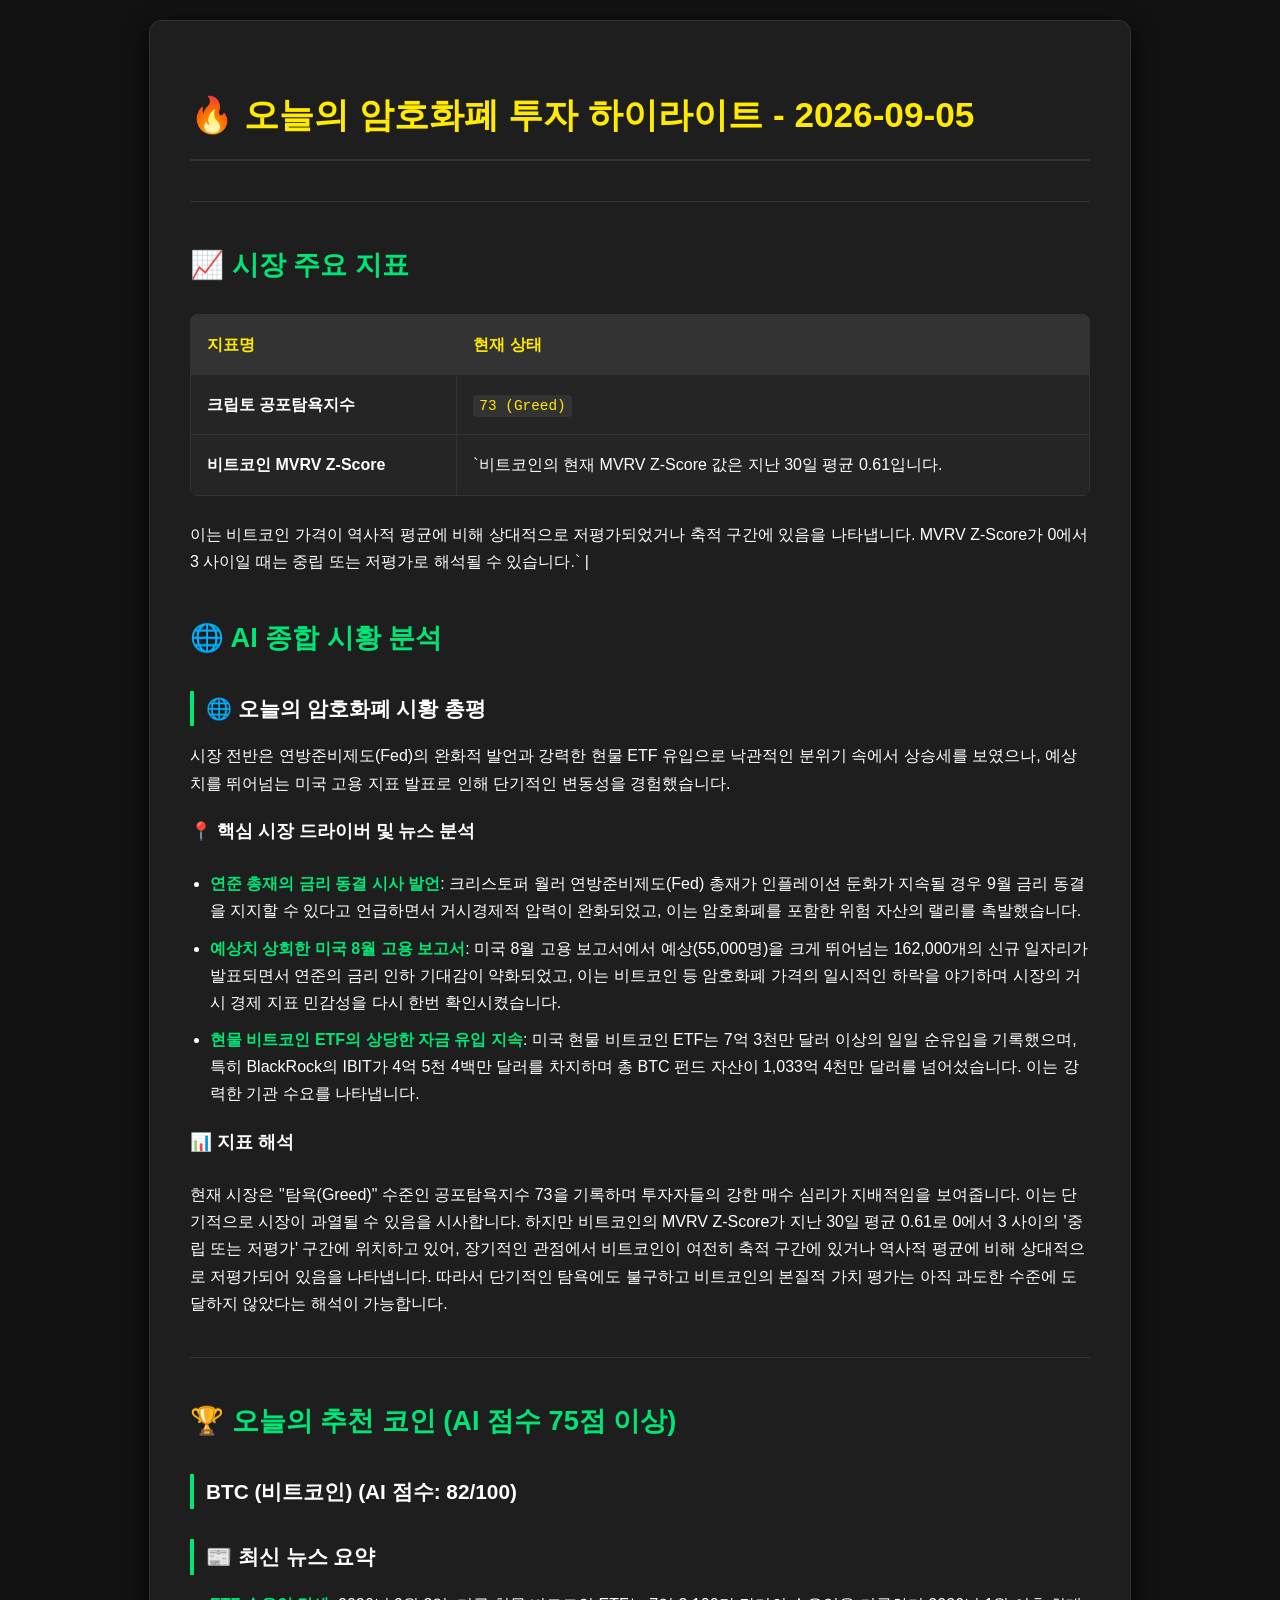
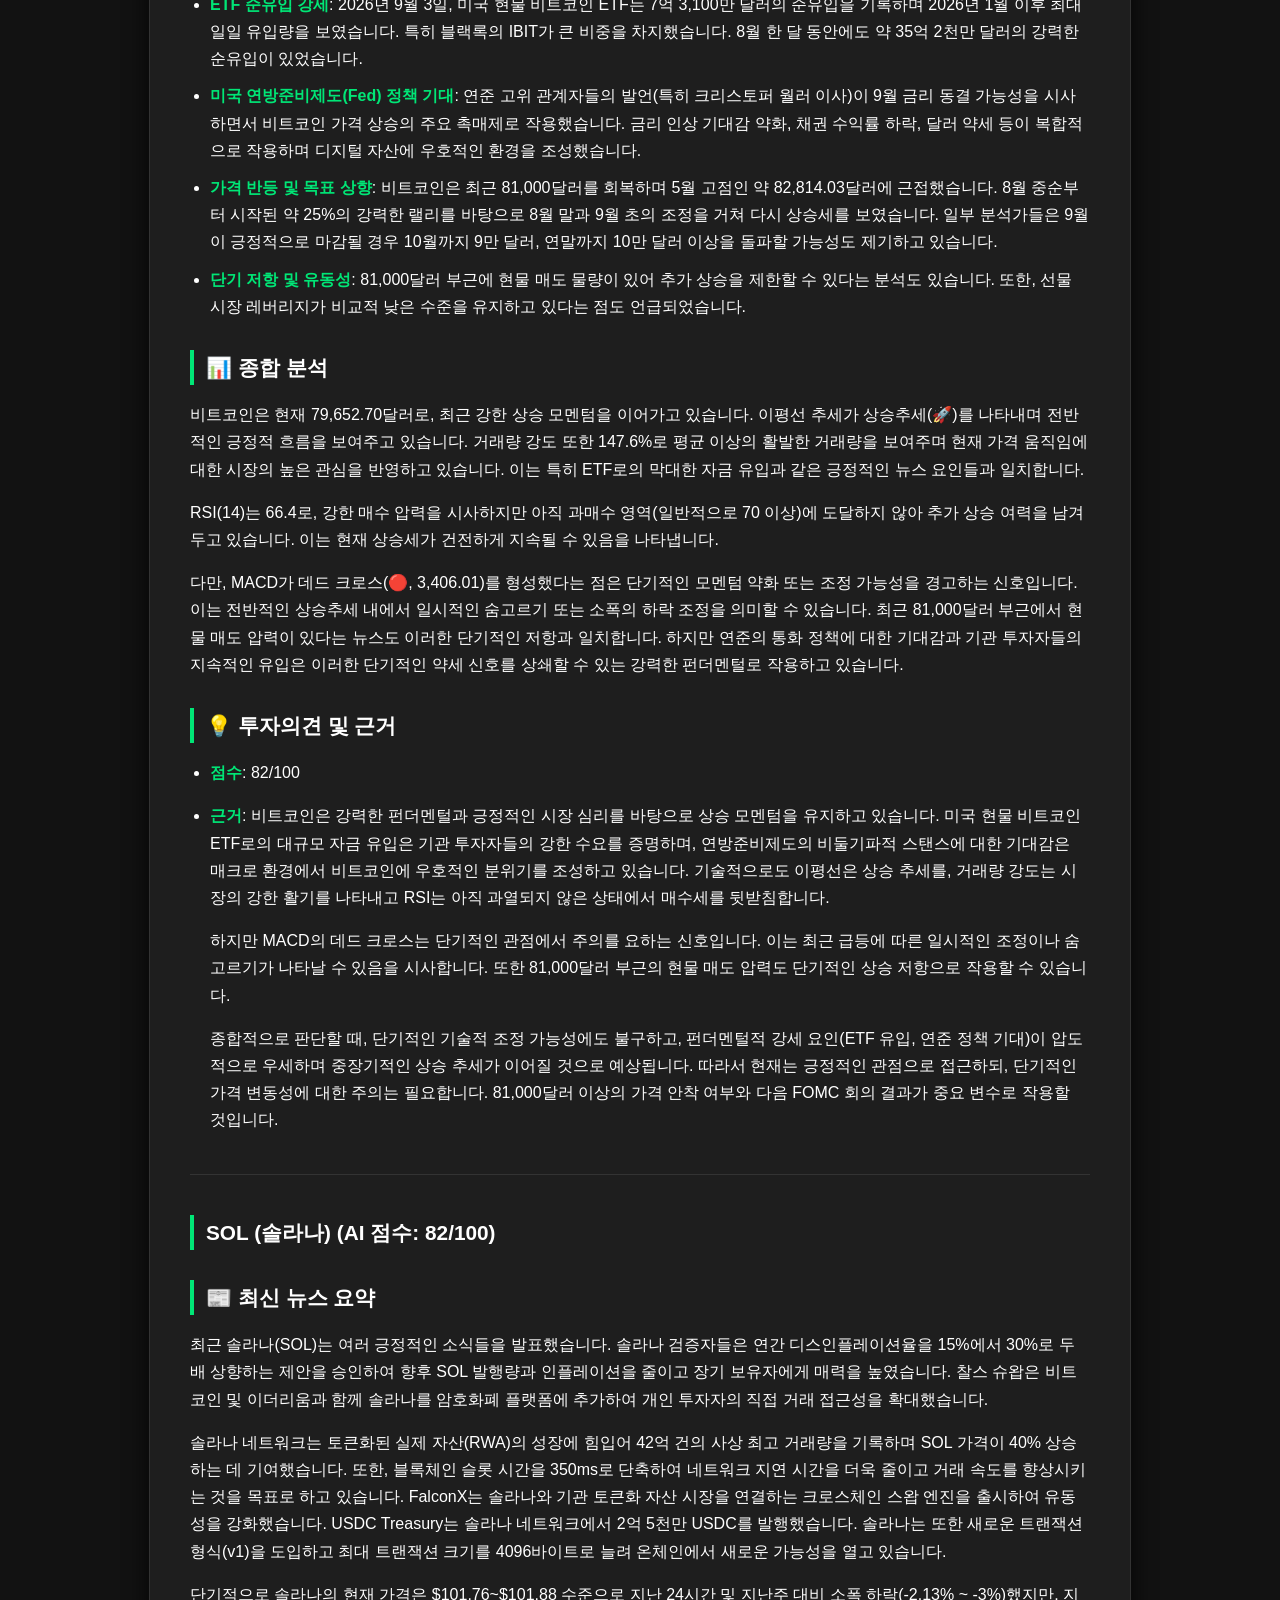
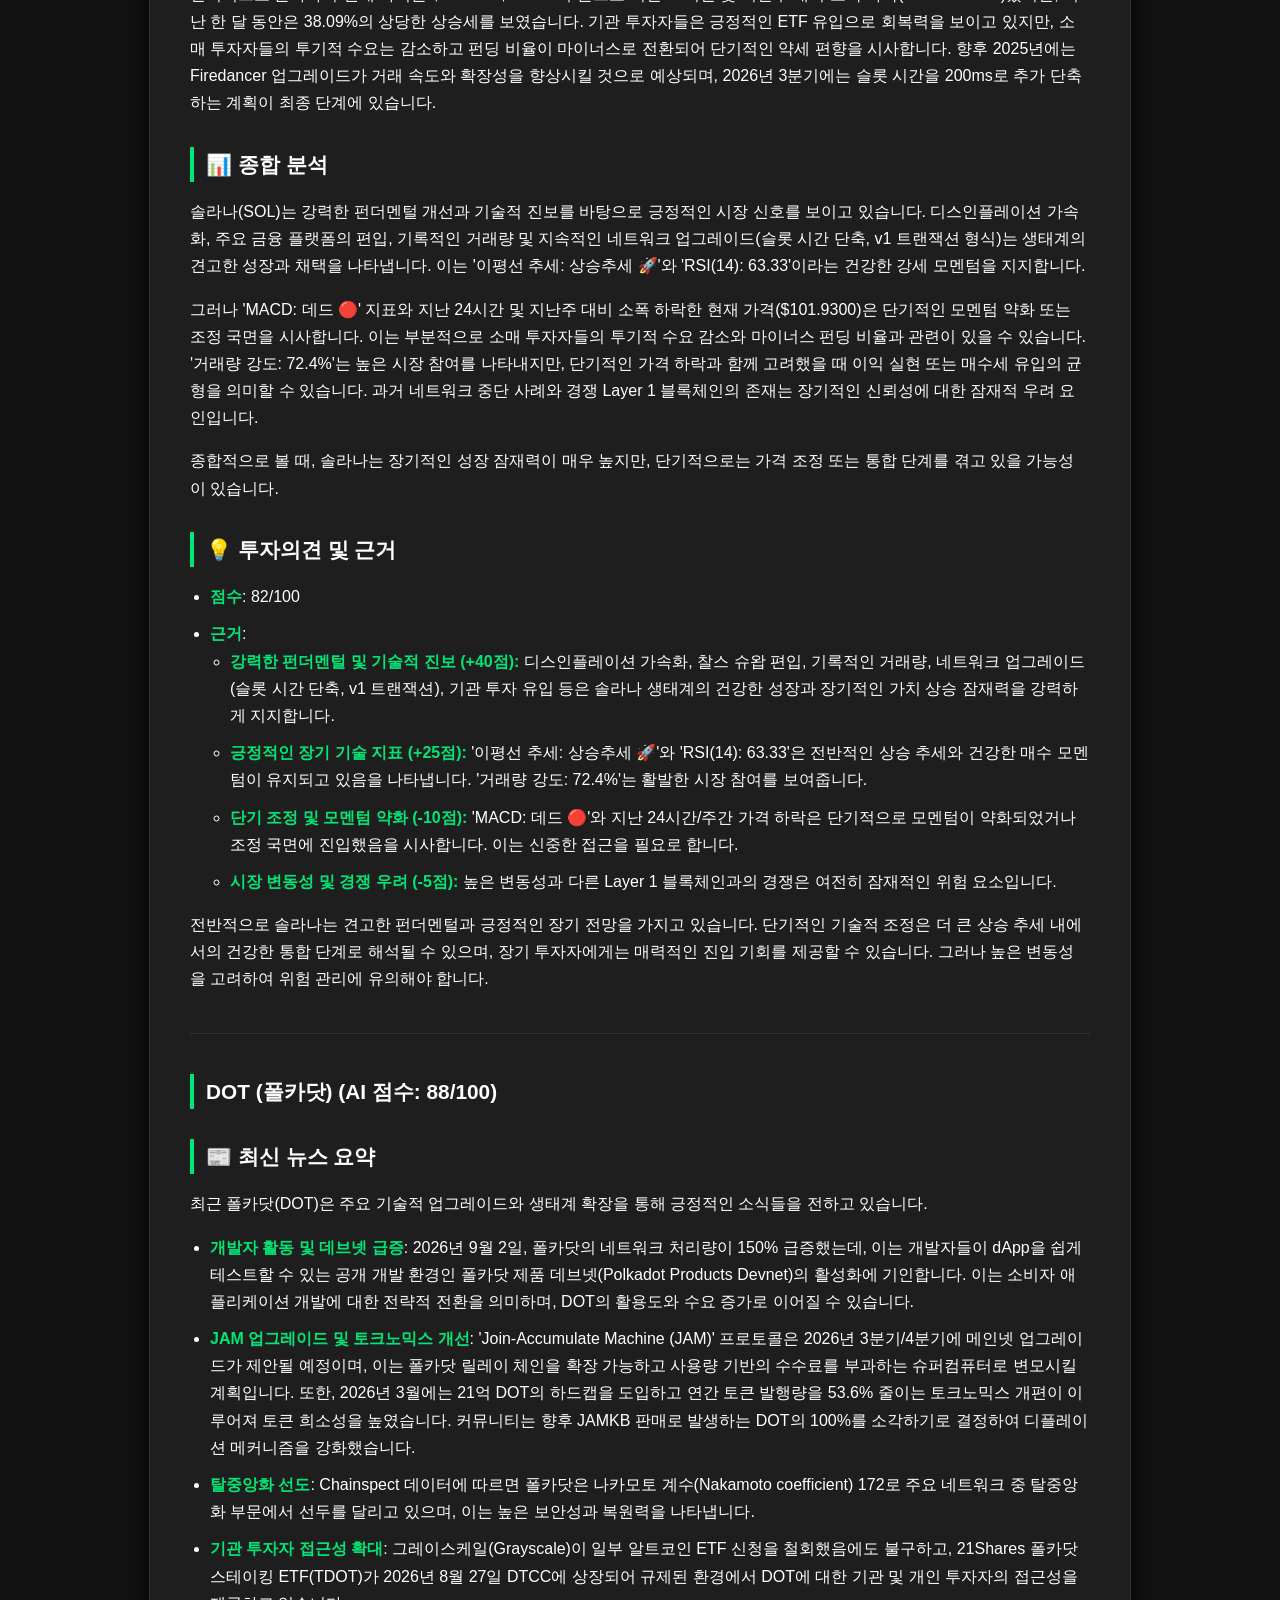
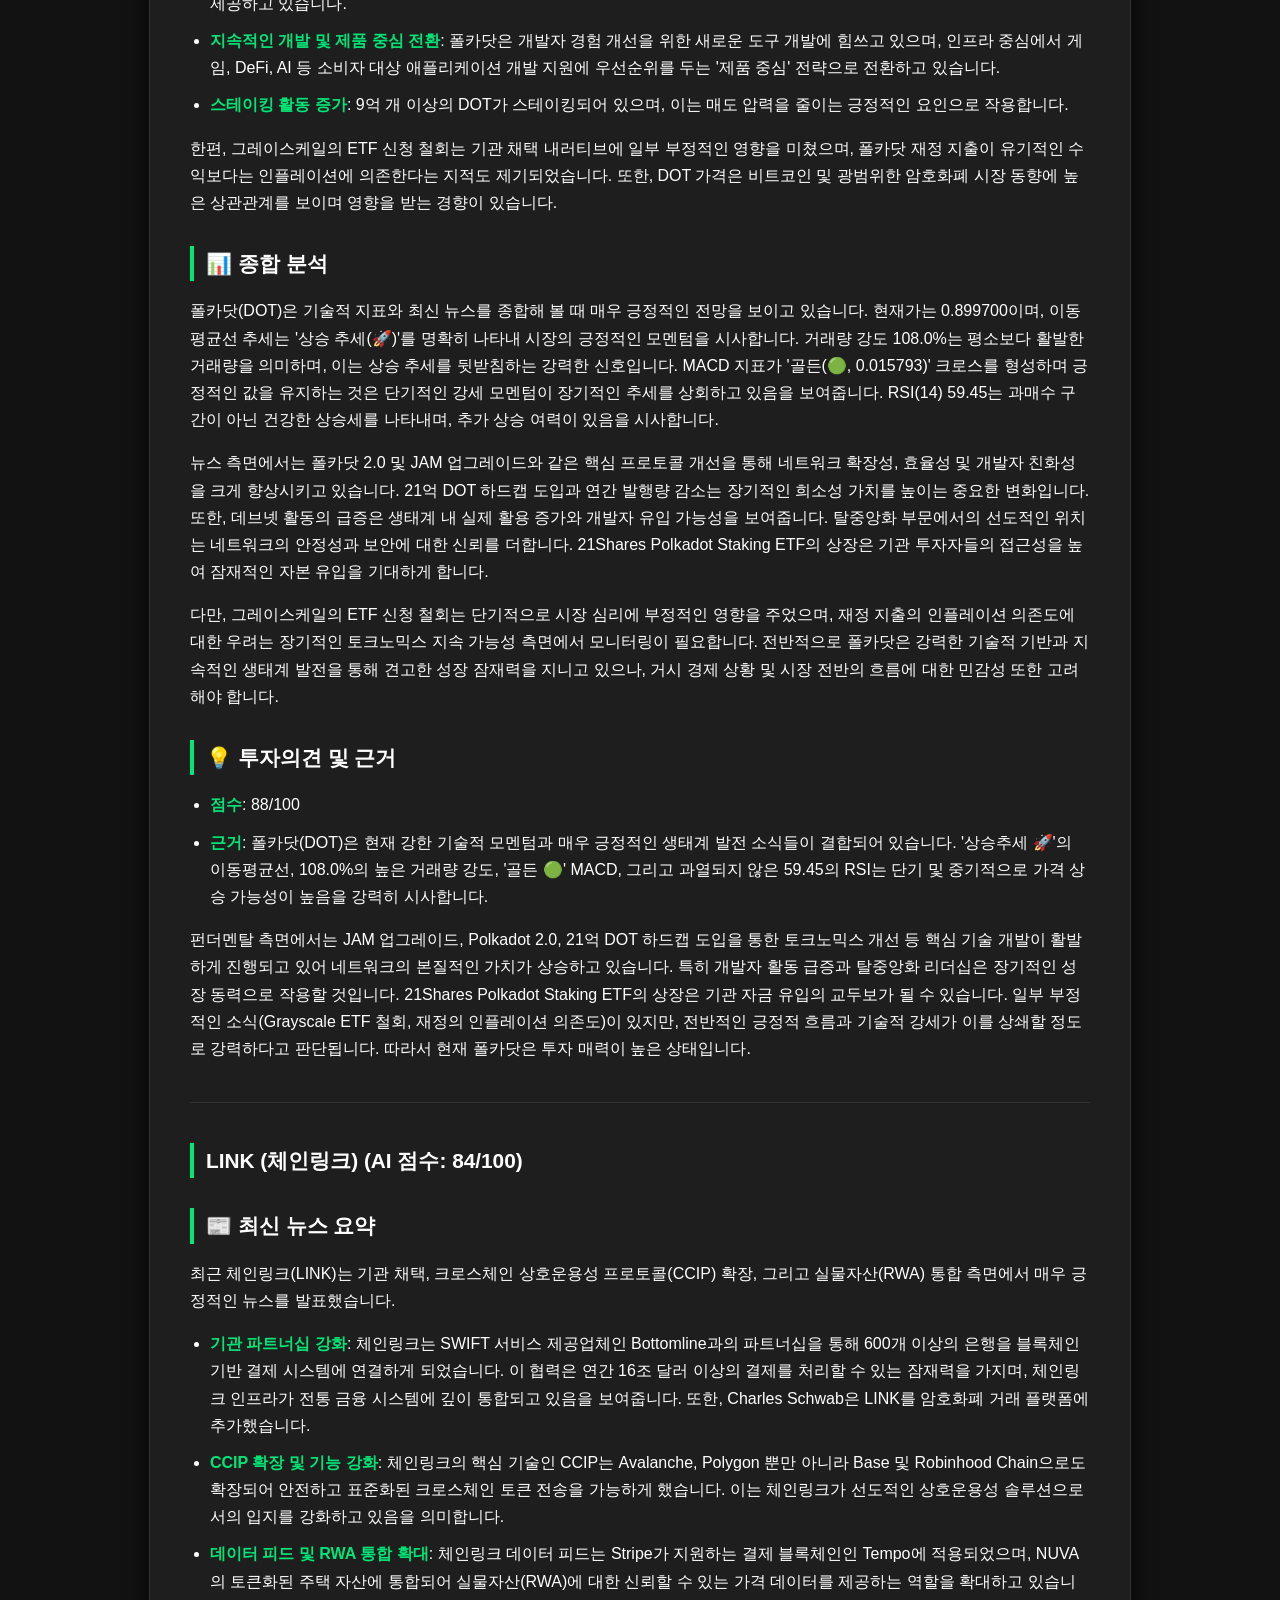
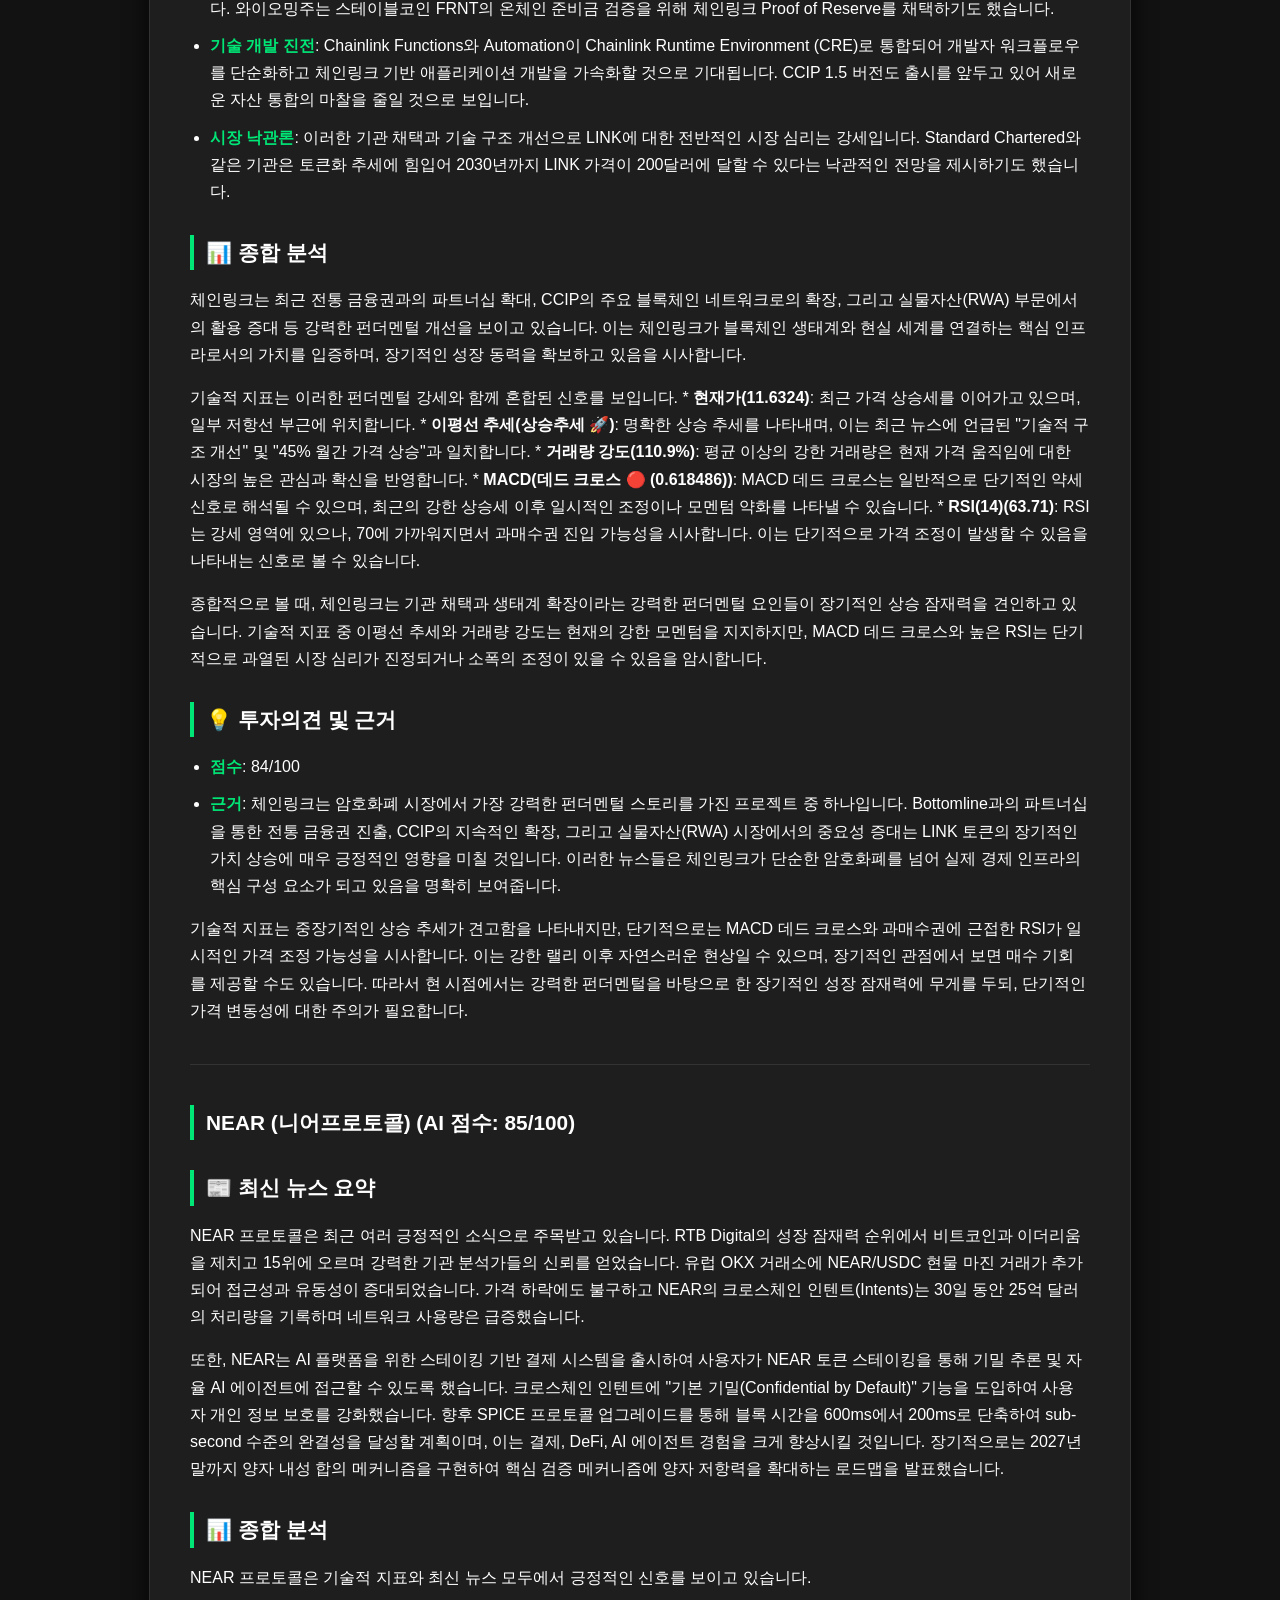
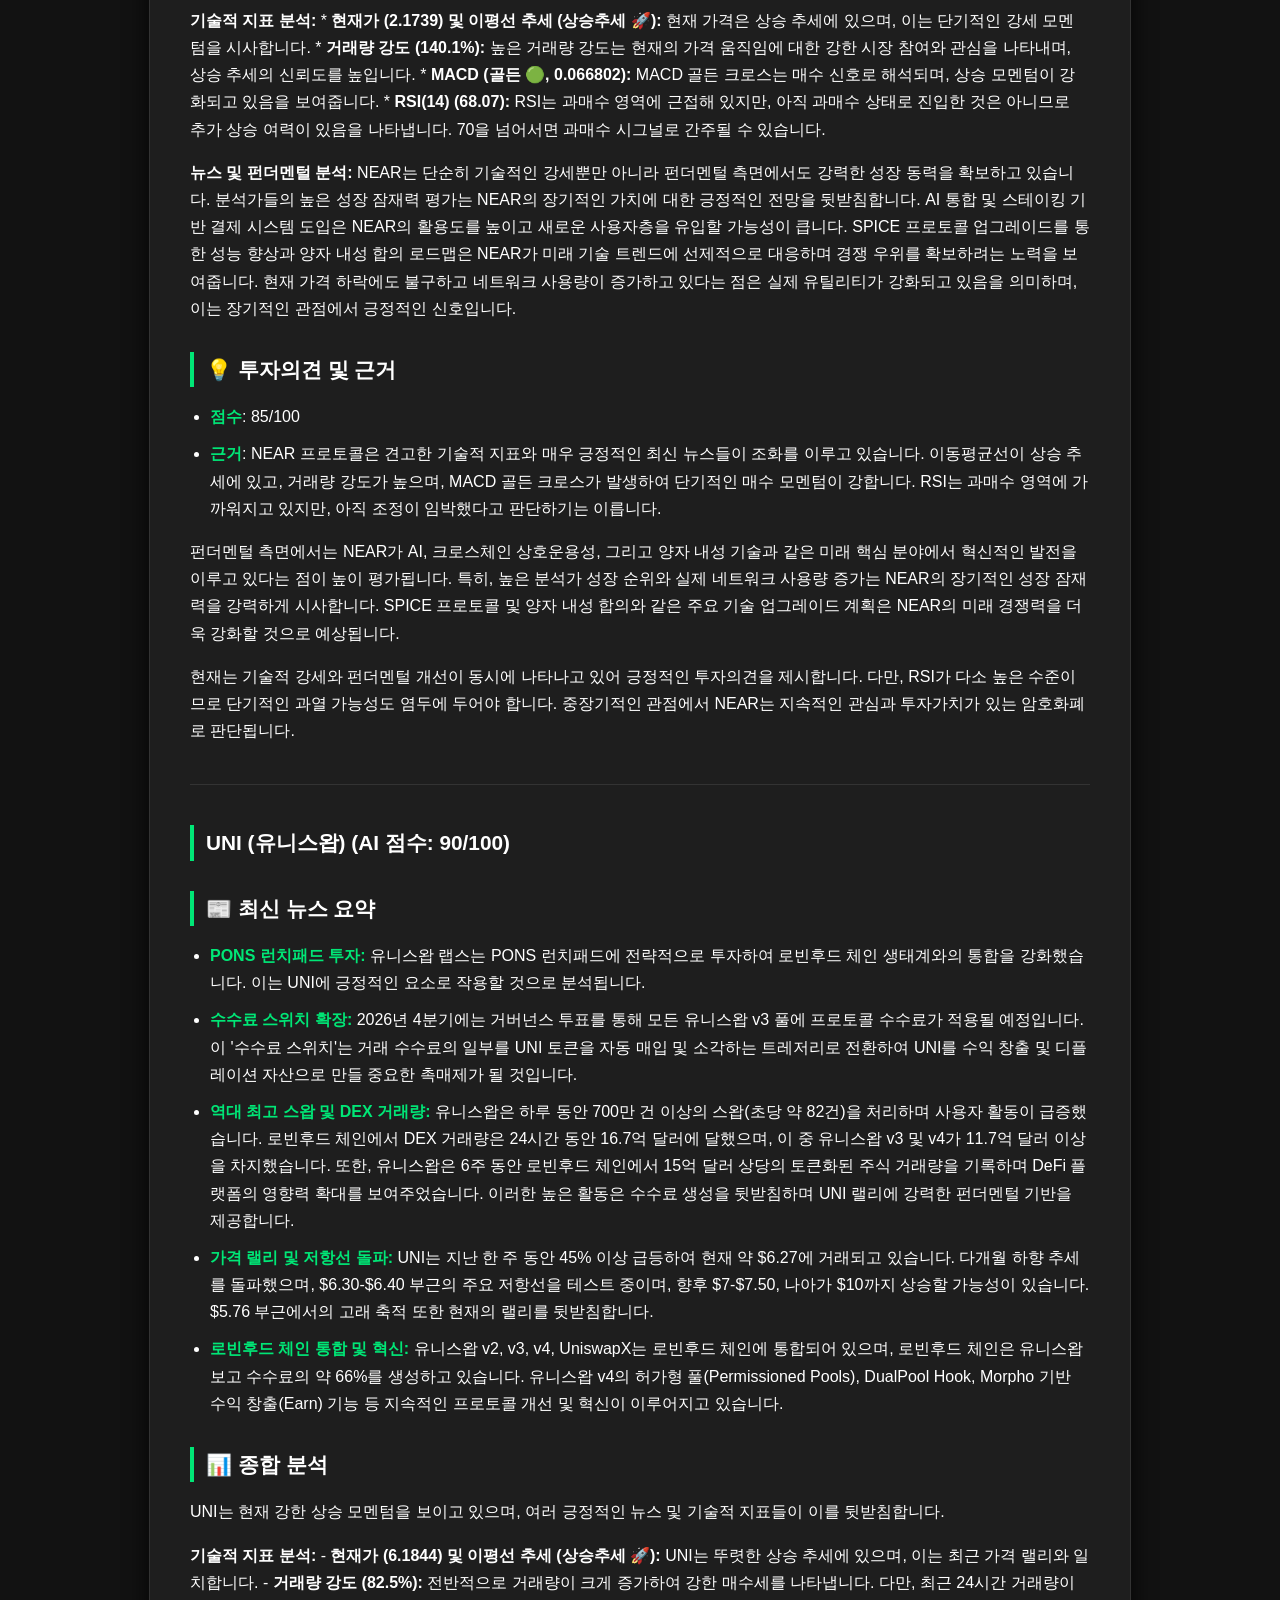
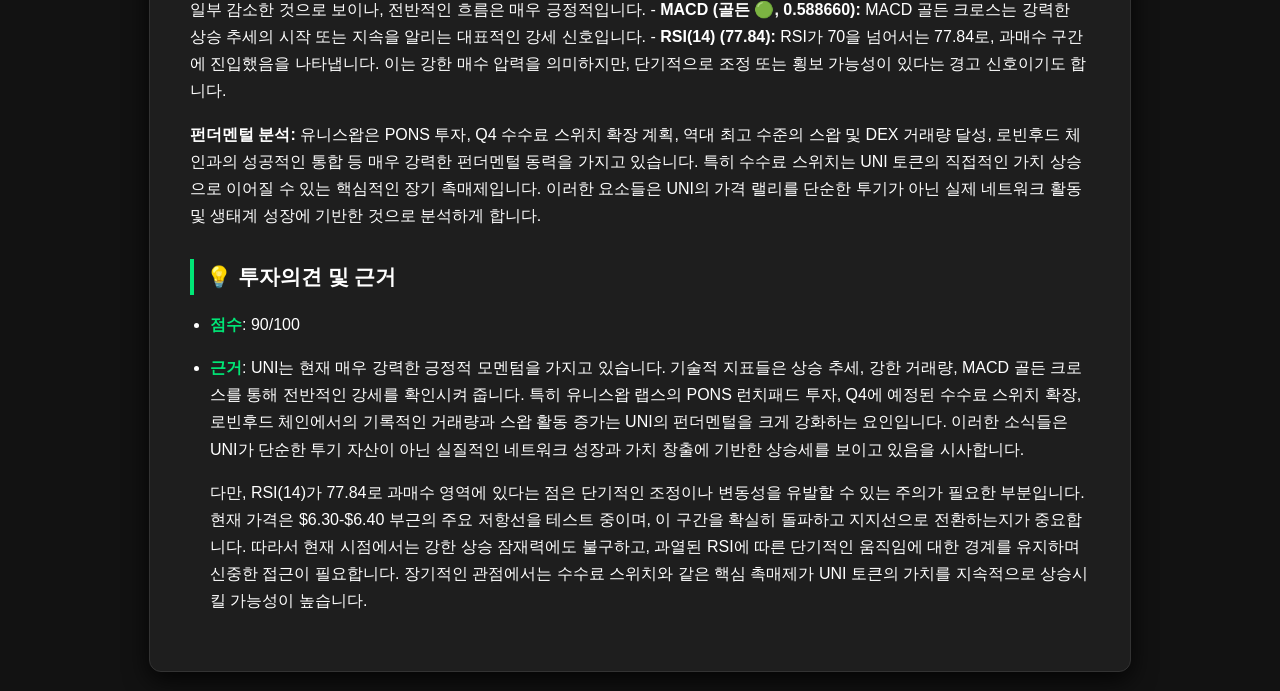
<file: index.html>
<!DOCTYPE html>
<html lang="ko">
<head>
    <meta charset="UTF-8">
    <meta name="viewport" content="width=device-width, initial-scale=1.0">
    <title>Crypto Report - 2026-09-05</title>
    <style>
    @charset "UTF-8";
/* 가독성 극대화 프리미엄 다크모드 (블루 제거) */
/* 눈이 편안한 깊은 다크 그레이 */
/* 리포트 카드 배경 */
/* 쨍한 흰색 (본문 가독성 최고) */
/* 부연 설명용 회색 */
/* 형광 민트 (제목 및 강조 포인트) */
/* 포인트 옐로우 (중요 데이터) */
/* 거슬리지 않는 구분선 */
body {
  font-family: 'Pretendard', -apple-system, BlinkMacSystemFont, "Segoe UI", Roboto, Helvetica, Arial, sans-serif;
  background-color: #121212;
  color: #ffffff;
  line-height: 1.7;
  margin: 0;
  padding: 20px;
  display: flex;
  justify-content: center; }

.container {
  max-width: 900px;
  width: 100%;
  background-color: #1e1e1e;
  padding: 40px;
  border-radius: 12px;
  box-shadow: 0 8px 24px rgba(0, 0, 0, 0.8);
  border: 1px solid #333333; }

h1 {
  font-size: 2.2rem;
  color: #ffea00;
  /* 메인 타이틀은 눈에 확 띄는 노란색 */
  border-bottom: 2px solid #333333;
  padding-bottom: 15px;
  margin-bottom: 30px; }

h2 {
  font-size: 1.7rem;
  color: #00e676;
  /* 섹션 타이틀은 산뜻한 민트색 */
  margin-top: 40px;
  margin-bottom: 20px;
  display: flex;
  align-items: center; }

h3 {
  font-size: 1.3rem;
  color: #ffffff;
  border-left: 4px solid #00e676;
  /* 텍스트는 흰색, 왼쪽 포인트 줄만 민트색 */
  padding-left: 12px;
  margin-top: 30px;
  margin-bottom: 15px; }

h4 {
  font-size: 1.1rem;
  color: #ffffff;
  margin-top: 20px; }

table {
  width: 100%;
  border-collapse: collapse;
  margin: 25px 0;
  font-size: 1rem;
  background-color: #252525;
  border-radius: 8px;
  overflow: hidden; }
  table th, table td {
    padding: 16px;
    border: 1px solid #333333;
    text-align: left; }
  table th {
    background-color: #333333;
    color: #ffea00;
    font-weight: 600; }
  table td {
    color: #ffffff; }

blockquote {
  border-left: 4px solid #ffea00;
  margin: 20px 0;
  padding: 15px 25px;
  background-color: #2a2a2a;
  border-radius: 4px;
  font-size: 1.1rem;
  color: #ffffff; }
  blockquote > * {
    margin: 0; }

hr {
  border: 0;
  border-top: 1px solid #333333;
  margin: 40px 0; }

ul, ol {
  padding-left: 20px;
  color: #ffffff; }
  ul li, ol li {
    margin-bottom: 10px; }
    ul li strong, ol li strong {
      color: #00e676;
      /* 본문 강조 텍스트는 민트색 */ }

code {
  font-family: 'Fira Code', monospace;
  background-color: #333333;
  color: #ffea00;
  padding: 3px 6px;
  border-radius: 4px;
  font-size: 0.9em; }

    </style>
</head>
<body>
    <div class="container">
        <h1>🔥 오늘의 암호화폐 투자 하이라이트 - 2026-09-05</h1>
<hr />
<h2>📈 시장 주요 지표</h2>
<table>
<thead>
<tr>
<th style="text-align: left;">지표명</th>
<th style="text-align: left;">현재 상태</th>
</tr>
</thead>
<tbody>
<tr>
<td style="text-align: left;"><strong>크립토 공포탐욕지수</strong></td>
<td style="text-align: left;"><code>73 (Greed)</code></td>
</tr>
<tr>
<td style="text-align: left;"><strong>비트코인 MVRV Z-Score</strong></td>
<td style="text-align: left;">`비트코인의 현재 MVRV Z-Score 값은 지난 30일 평균 0.61입니다.</td>
</tr>
</tbody>
</table>
<p>이는 비트코인 가격이 역사적 평균에 비해 상대적으로 저평가되었거나 축적 구간에 있음을 나타냅니다. MVRV Z-Score가 0에서 3 사이일 때는 중립 또는 저평가로 해석될 수 있습니다.` |</p>
<h2>🌐 AI 종합 시황 분석</h2>
<h3>🌐 오늘의 암호화폐 시황 총평</h3>
<p>시장 전반은 연방준비제도(Fed)의 완화적 발언과 강력한 현물 ETF 유입으로 낙관적인 분위기 속에서 상승세를 보였으나, 예상치를 뛰어넘는 미국 고용 지표 발표로 인해 단기적인 변동성을 경험했습니다.</p>
<h4>📍 핵심 시장 드라이버 및 뉴스 분석</h4>
<ul>
<li><strong>연준 총재의 금리 동결 시사 발언</strong>: 크리스토퍼 월러 연방준비제도(Fed) 총재가 인플레이션 둔화가 지속될 경우 9월 금리 동결을 지지할 수 있다고 언급하면서 거시경제적 압력이 완화되었고, 이는 암호화폐를 포함한 위험 자산의 랠리를 촉발했습니다.</li>
<li><strong>예상치 상회한 미국 8월 고용 보고서</strong>: 미국 8월 고용 보고서에서 예상(55,000명)을 크게 뛰어넘는 162,000개의 신규 일자리가 발표되면서 연준의 금리 인하 기대감이 약화되었고, 이는 비트코인 등 암호화폐 가격의 일시적인 하락을 야기하며 시장의 거시 경제 지표 민감성을 다시 한번 확인시켰습니다.</li>
<li><strong>현물 비트코인 ETF의 상당한 자금 유입 지속</strong>: 미국 현물 비트코인 ETF는 7억 3천만 달러 이상의 일일 순유입을 기록했으며, 특히 BlackRock의 IBIT가 4억 5천 4백만 달러를 차지하며 총 BTC 펀드 자산이 1,033억 4천만 달러를 넘어섰습니다. 이는 강력한 기관 수요를 나타냅니다.</li>
</ul>
<h4>📊 지표 해석</h4>
<p>현재 시장은 "탐욕(Greed)" 수준인 공포탐욕지수 73을 기록하며 투자자들의 강한 매수 심리가 지배적임을 보여줍니다. 이는 단기적으로 시장이 과열될 수 있음을 시사합니다. 하지만 비트코인의 MVRV Z-Score가 지난 30일 평균 0.61로 0에서 3 사이의 '중립 또는 저평가' 구간에 위치하고 있어, 장기적인 관점에서 비트코인이 여전히 축적 구간에 있거나 역사적 평균에 비해 상대적으로 저평가되어 있음을 나타냅니다. 따라서 단기적인 탐욕에도 불구하고 비트코인의 본질적 가치 평가는 아직 과도한 수준에 도달하지 않았다는 해석이 가능합니다.</p>
<hr />
<h2>🏆 오늘의 추천 코인 (AI 점수 75점 이상)</h2>
<h3>BTC (비트코인) (AI 점수: <strong>82/100</strong>)</h3>
<h3>📰 최신 뉴스 요약</h3>
<ul>
<li><strong>ETF 순유입 강세</strong>: 2026년 9월 3일, 미국 현물 비트코인 ETF는 7억 3,100만 달러의 순유입을 기록하며 2026년 1월 이후 최대 일일 유입량을 보였습니다. 특히 블랙록의 IBIT가 큰 비중을 차지했습니다. 8월 한 달 동안에도 약 35억 2천만 달러의 강력한 순유입이 있었습니다.</li>
<li><strong>미국 연방준비제도(Fed) 정책 기대</strong>: 연준 고위 관계자들의 발언(특히 크리스토퍼 월러 이사)이 9월 금리 동결 가능성을 시사하면서 비트코인 가격 상승의 주요 촉매제로 작용했습니다. 금리 인상 기대감 약화, 채권 수익률 하락, 달러 약세 등이 복합적으로 작용하며 디지털 자산에 우호적인 환경을 조성했습니다.</li>
<li><strong>가격 반등 및 목표 상향</strong>: 비트코인은 최근 81,000달러를 회복하며 5월 고점인 약 82,814.03달러에 근접했습니다. 8월 중순부터 시작된 약 25%의 강력한 랠리를 바탕으로 8월 말과 9월 초의 조정을 거쳐 다시 상승세를 보였습니다. 일부 분석가들은 9월이 긍정적으로 마감될 경우 10월까지 9만 달러, 연말까지 10만 달러 이상을 돌파할 가능성도 제기하고 있습니다.</li>
<li><strong>단기 저항 및 유동성</strong>: 81,000달러 부근에 현물 매도 물량이 있어 추가 상승을 제한할 수 있다는 분석도 있습니다. 또한, 선물 시장 레버리지가 비교적 낮은 수준을 유지하고 있다는 점도 언급되었습니다.</li>
</ul>
<h3>📊 종합 분석</h3>
<p>비트코인은 현재 79,652.70달러로, 최근 강한 상승 모멘텀을 이어가고 있습니다. 이평선 추세가 상승추세(🚀)를 나타내며 전반적인 긍정적 흐름을 보여주고 있습니다. 거래량 강도 또한 147.6%로 평균 이상의 활발한 거래량을 보여주며 현재 가격 움직임에 대한 시장의 높은 관심을 반영하고 있습니다. 이는 특히 ETF로의 막대한 자금 유입과 같은 긍정적인 뉴스 요인들과 일치합니다.</p>
<p>RSI(14)는 66.4로, 강한 매수 압력을 시사하지만 아직 과매수 영역(일반적으로 70 이상)에 도달하지 않아 추가 상승 여력을 남겨두고 있습니다. 이는 현재 상승세가 건전하게 지속될 수 있음을 나타냅니다.</p>
<p>다만, MACD가 데드 크로스(🔴, 3,406.01)를 형성했다는 점은 단기적인 모멘텀 약화 또는 조정 가능성을 경고하는 신호입니다. 이는 전반적인 상승추세 내에서 일시적인 숨고르기 또는 소폭의 하락 조정을 의미할 수 있습니다. 최근 81,000달러 부근에서 현물 매도 압력이 있다는 뉴스도 이러한 단기적인 저항과 일치합니다. 하지만 연준의 통화 정책에 대한 기대감과 기관 투자자들의 지속적인 유입은 이러한 단기적인 약세 신호를 상쇄할 수 있는 강력한 펀더멘털로 작용하고 있습니다.</p>
<h3>💡 투자의견 및 근거</h3>
<ul>
<li><strong>점수</strong>: 82/100</li>
<li>
<p><strong>근거</strong>: 비트코인은 강력한 펀더멘털과 긍정적인 시장 심리를 바탕으로 상승 모멘텀을 유지하고 있습니다. 미국 현물 비트코인 ETF로의 대규모 자금 유입은 기관 투자자들의 강한 수요를 증명하며, 연방준비제도의 비둘기파적 스탠스에 대한 기대감은 매크로 환경에서 비트코인에 우호적인 분위기를 조성하고 있습니다. 기술적으로도 이평선은 상승 추세를, 거래량 강도는 시장의 강한 활기를 나타내고 RSI는 아직 과열되지 않은 상태에서 매수세를 뒷받침합니다.</p>
<p>하지만 MACD의 데드 크로스는 단기적인 관점에서 주의를 요하는 신호입니다. 이는 최근 급등에 따른 일시적인 조정이나 숨고르기가 나타날 수 있음을 시사합니다. 또한 81,000달러 부근의 현물 매도 압력도 단기적인 상승 저항으로 작용할 수 있습니다.</p>
<p>종합적으로 판단할 때, 단기적인 기술적 조정 가능성에도 불구하고, 펀더멘털적 강세 요인(ETF 유입, 연준 정책 기대)이 압도적으로 우세하며 중장기적인 상승 추세가 이어질 것으로 예상됩니다. 따라서 현재는 긍정적인 관점으로 접근하되, 단기적인 가격 변동성에 대한 주의는 필요합니다. 81,000달러 이상의 가격 안착 여부와 다음 FOMC 회의 결과가 중요 변수로 작용할 것입니다.</p>
</li>
</ul>
<hr />
<h3>SOL (솔라나) (AI 점수: <strong>82/100</strong>)</h3>
<h3>📰 최신 뉴스 요약</h3>
<p>최근 솔라나(SOL)는 여러 긍정적인 소식들을 발표했습니다. 솔라나 검증자들은 연간 디스인플레이션율을 15%에서 30%로 두 배 상향하는 제안을 승인하여 향후 SOL 발행량과 인플레이션을 줄이고 장기 보유자에게 매력을 높였습니다. 찰스 슈왑은 비트코인 및 이더리움과 함께 솔라나를 암호화폐 플랫폼에 추가하여 개인 투자자의 직접 거래 접근성을 확대했습니다.</p>
<p>솔라나 네트워크는 토큰화된 실제 자산(RWA)의 성장에 힘입어 42억 건의 사상 최고 거래량을 기록하며 SOL 가격이 40% 상승하는 데 기여했습니다. 또한, 블록체인 슬롯 시간을 350ms로 단축하여 네트워크 지연 시간을 더욱 줄이고 거래 속도를 향상시키는 것을 목표로 하고 있습니다. FalconX는 솔라나와 기관 토큰화 자산 시장을 연결하는 크로스체인 스왑 엔진을 출시하여 유동성을 강화했습니다. USDC Treasury는 솔라나 네트워크에서 2억 5천만 USDC를 발행했습니다. 솔라나는 또한 새로운 트랜잭션 형식(v1)을 도입하고 최대 트랜잭션 크기를 4096바이트로 늘려 온체인에서 새로운 가능성을 열고 있습니다.</p>
<p>단기적으로 솔라나의 현재 가격은 $101.76~$101.88 수준으로 지난 24시간 및 지난주 대비 소폭 하락(-2.13% ~ -3%)했지만, 지난 한 달 동안은 38.09%의 상당한 상승세를 보였습니다. 기관 투자자들은 긍정적인 ETF 유입으로 회복력을 보이고 있지만, 소매 투자자들의 투기적 수요는 감소하고 펀딩 비율이 마이너스로 전환되어 단기적인 약세 편향을 시사합니다. 향후 2025년에는 Firedancer 업그레이드가 거래 속도와 확장성을 향상시킬 것으로 예상되며, 2026년 3분기에는 슬롯 시간을 200ms로 추가 단축하는 계획이 최종 단계에 있습니다.</p>
<h3>📊 종합 분석</h3>
<p>솔라나(SOL)는 강력한 펀더멘털 개선과 기술적 진보를 바탕으로 긍정적인 시장 신호를 보이고 있습니다. 디스인플레이션 가속화, 주요 금융 플랫폼의 편입, 기록적인 거래량 및 지속적인 네트워크 업그레이드(슬롯 시간 단축, v1 트랜잭션 형식)는 생태계의 견고한 성장과 채택을 나타냅니다. 이는 '이평선 추세: 상승추세 🚀'와 'RSI(14): 63.33'이라는 건강한 강세 모멘텀을 지지합니다.</p>
<p>그러나 'MACD: 데드 🔴' 지표와 지난 24시간 및 지난주 대비 소폭 하락한 현재 가격($101.9300)은 단기적인 모멘텀 약화 또는 조정 국면을 시사합니다. 이는 부분적으로 소매 투자자들의 투기적 수요 감소와 마이너스 펀딩 비율과 관련이 있을 수 있습니다. '거래량 강도: 72.4%'는 높은 시장 참여를 나타내지만, 단기적인 가격 하락과 함께 고려했을 때 이익 실현 또는 매수세 유입의 균형을 의미할 수 있습니다. 과거 네트워크 중단 사례와 경쟁 Layer 1 블록체인의 존재는 장기적인 신뢰성에 대한 잠재적 우려 요인입니다.</p>
<p>종합적으로 볼 때, 솔라나는 장기적인 성장 잠재력이 매우 높지만, 단기적으로는 가격 조정 또는 통합 단계를 겪고 있을 가능성이 있습니다.</p>
<h3>💡 투자의견 및 근거</h3>
<ul>
<li><strong>점수</strong>: 82/100</li>
<li><strong>근거</strong>:<ul>
<li><strong>강력한 펀더멘털 및 기술적 진보 (+40점):</strong> 디스인플레이션 가속화, 찰스 슈왑 편입, 기록적인 거래량, 네트워크 업그레이드(슬롯 시간 단축, v1 트랜잭션), 기관 투자 유입 등은 솔라나 생태계의 건강한 성장과 장기적인 가치 상승 잠재력을 강력하게 지지합니다.</li>
<li><strong>긍정적인 장기 기술 지표 (+25점):</strong> '이평선 추세: 상승추세 🚀'와 'RSI(14): 63.33'은 전반적인 상승 추세와 건강한 매수 모멘텀이 유지되고 있음을 나타냅니다. '거래량 강도: 72.4%'는 활발한 시장 참여를 보여줍니다.</li>
<li><strong>단기 조정 및 모멘텀 약화 (-10점):</strong> 'MACD: 데드 🔴'와 지난 24시간/주간 가격 하락은 단기적으로 모멘텀이 약화되었거나 조정 국면에 진입했음을 시사합니다. 이는 신중한 접근을 필요로 합니다.</li>
<li><strong>시장 변동성 및 경쟁 우려 (-5점):</strong> 높은 변동성과 다른 Layer 1 블록체인과의 경쟁은 여전히 잠재적인 위험 요소입니다.</li>
</ul>
</li>
</ul>
<p>전반적으로 솔라나는 견고한 펀더멘털과 긍정적인 장기 전망을 가지고 있습니다. 단기적인 기술적 조정은 더 큰 상승 추세 내에서의 건강한 통합 단계로 해석될 수 있으며, 장기 투자자에게는 매력적인 진입 기회를 제공할 수 있습니다. 그러나 높은 변동성을 고려하여 위험 관리에 유의해야 합니다.</p>
<hr />
<h3>DOT (폴카닷) (AI 점수: <strong>88/100</strong>)</h3>
<h3>📰 최신 뉴스 요약</h3>
<p>최근 폴카닷(DOT)은 주요 기술적 업그레이드와 생태계 확장을 통해 긍정적인 소식들을 전하고 있습니다.</p>
<ul>
<li><strong>개발자 활동 및 데브넷 급증</strong>: 2026년 9월 2일, 폴카닷의 네트워크 처리량이 150% 급증했는데, 이는 개발자들이 dApp을 쉽게 테스트할 수 있는 공개 개발 환경인 폴카닷 제품 데브넷(Polkadot Products Devnet)의 활성화에 기인합니다. 이는 소비자 애플리케이션 개발에 대한 전략적 전환을 의미하며, DOT의 활용도와 수요 증가로 이어질 수 있습니다.</li>
<li><strong>JAM 업그레이드 및 토크노믹스 개선</strong>: 'Join-Accumulate Machine (JAM)' 프로토콜은 2026년 3분기/4분기에 메인넷 업그레이드가 제안될 예정이며, 이는 폴카닷 릴레이 체인을 확장 가능하고 사용량 기반의 수수료를 부과하는 슈퍼컴퓨터로 변모시킬 계획입니다. 또한, 2026년 3월에는 21억 DOT의 하드캡을 도입하고 연간 토큰 발행량을 53.6% 줄이는 토크노믹스 개편이 이루어져 토큰 희소성을 높였습니다. 커뮤니티는 향후 JAMKB 판매로 발생하는 DOT의 100%를 소각하기로 결정하여 디플레이션 메커니즘을 강화했습니다.</li>
<li><strong>탈중앙화 선도</strong>: Chainspect 데이터에 따르면 폴카닷은 나카모토 계수(Nakamoto coefficient) 172로 주요 네트워크 중 탈중앙화 부문에서 선두를 달리고 있으며, 이는 높은 보안성과 복원력을 나타냅니다.</li>
<li><strong>기관 투자자 접근성 확대</strong>: 그레이스케일(Grayscale)이 일부 알트코인 ETF 신청을 철회했음에도 불구하고, 21Shares 폴카닷 스테이킹 ETF(TDOT)가 2026년 8월 27일 DTCC에 상장되어 규제된 환경에서 DOT에 대한 기관 및 개인 투자자의 접근성을 제공하고 있습니다.</li>
<li><strong>지속적인 개발 및 제품 중심 전환</strong>: 폴카닷은 개발자 경험 개선을 위한 새로운 도구 개발에 힘쓰고 있으며, 인프라 중심에서 게임, DeFi, AI 등 소비자 대상 애플리케이션 개발 지원에 우선순위를 두는 '제품 중심' 전략으로 전환하고 있습니다.</li>
<li><strong>스테이킹 활동 증가</strong>: 9억 개 이상의 DOT가 스테이킹되어 있으며, 이는 매도 압력을 줄이는 긍정적인 요인으로 작용합니다.</li>
</ul>
<p>한편, 그레이스케일의 ETF 신청 철회는 기관 채택 내러티브에 일부 부정적인 영향을 미쳤으며, 폴카닷 재정 지출이 유기적인 수익보다는 인플레이션에 의존한다는 지적도 제기되었습니다. 또한, DOT 가격은 비트코인 및 광범위한 암호화폐 시장 동향에 높은 상관관계를 보이며 영향을 받는 경향이 있습니다.</p>
<h3>📊 종합 분석</h3>
<p>폴카닷(DOT)은 기술적 지표와 최신 뉴스를 종합해 볼 때 매우 긍정적인 전망을 보이고 있습니다. 현재가는 0.899700이며, 이동평균선 추세는 '상승 추세(🚀)'를 명확히 나타내 시장의 긍정적인 모멘텀을 시사합니다. 거래량 강도 108.0%는 평소보다 활발한 거래량을 의미하며, 이는 상승 추세를 뒷받침하는 강력한 신호입니다. MACD 지표가 '골든(🟢, 0.015793)' 크로스를 형성하며 긍정적인 값을 유지하는 것은 단기적인 강세 모멘텀이 장기적인 추세를 상회하고 있음을 보여줍니다. RSI(14) 59.45는 과매수 구간이 아닌 건강한 상승세를 나타내며, 추가 상승 여력이 있음을 시사합니다.</p>
<p>뉴스 측면에서는 폴카닷 2.0 및 JAM 업그레이드와 같은 핵심 프로토콜 개선을 통해 네트워크 확장성, 효율성 및 개발자 친화성을 크게 향상시키고 있습니다. 21억 DOT 하드캡 도입과 연간 발행량 감소는 장기적인 희소성 가치를 높이는 중요한 변화입니다. 또한, 데브넷 활동의 급증은 생태계 내 실제 활용 증가와 개발자 유입 가능성을 보여줍니다. 탈중앙화 부문에서의 선도적인 위치는 네트워크의 안정성과 보안에 대한 신뢰를 더합니다. 21Shares Polkadot Staking ETF의 상장은 기관 투자자들의 접근성을 높여 잠재적인 자본 유입을 기대하게 합니다.</p>
<p>다만, 그레이스케일의 ETF 신청 철회는 단기적으로 시장 심리에 부정적인 영향을 주었으며, 재정 지출의 인플레이션 의존도에 대한 우려는 장기적인 토크노믹스 지속 가능성 측면에서 모니터링이 필요합니다. 전반적으로 폴카닷은 강력한 기술적 기반과 지속적인 생태계 발전을 통해 견고한 성장 잠재력을 지니고 있으나, 거시 경제 상황 및 시장 전반의 흐름에 대한 민감성 또한 고려해야 합니다.</p>
<h3>💡 투자의견 및 근거</h3>
<ul>
<li><strong>점수</strong>: 88/100</li>
<li><strong>근거</strong>: 폴카닷(DOT)은 현재 강한 기술적 모멘텀과 매우 긍정적인 생태계 발전 소식들이 결합되어 있습니다. '상승추세 🚀'의 이동평균선, 108.0%의 높은 거래량 강도, '골든 🟢' MACD, 그리고 과열되지 않은 59.45의 RSI는 단기 및 중기적으로 가격 상승 가능성이 높음을 강력히 시사합니다.</li>
</ul>
<p>펀더멘탈 측면에서는 JAM 업그레이드, Polkadot 2.0, 21억 DOT 하드캡 도입을 통한 토크노믹스 개선 등 핵심 기술 개발이 활발하게 진행되고 있어 네트워크의 본질적인 가치가 상승하고 있습니다. 특히 개발자 활동 급증과 탈중앙화 리더십은 장기적인 성장 동력으로 작용할 것입니다. 21Shares Polkadot Staking ETF의 상장은 기관 자금 유입의 교두보가 될 수 있습니다. 일부 부정적인 소식(Grayscale ETF 철회, 재정의 인플레이션 의존도)이 있지만, 전반적인 긍정적 흐름과 기술적 강세가 이를 상쇄할 정도로 강력하다고 판단됩니다. 따라서 현재 폴카닷은 투자 매력이 높은 상태입니다.</p>
<hr />
<h3>LINK (체인링크) (AI 점수: <strong>84/100</strong>)</h3>
<h3>📰 최신 뉴스 요약</h3>
<p>최근 체인링크(LINK)는 기관 채택, 크로스체인 상호운용성 프로토콜(CCIP) 확장, 그리고 실물자산(RWA) 통합 측면에서 매우 긍정적인 뉴스를 발표했습니다.</p>
<ul>
<li><strong>기관 파트너십 강화</strong>: 체인링크는 SWIFT 서비스 제공업체인 Bottomline과의 파트너십을 통해 600개 이상의 은행을 블록체인 기반 결제 시스템에 연결하게 되었습니다. 이 협력은 연간 16조 달러 이상의 결제를 처리할 수 있는 잠재력을 가지며, 체인링크 인프라가 전통 금융 시스템에 깊이 통합되고 있음을 보여줍니다. 또한, Charles Schwab은 LINK를 암호화폐 거래 플랫폼에 추가했습니다.</li>
<li><strong>CCIP 확장 및 기능 강화</strong>: 체인링크의 핵심 기술인 CCIP는 Avalanche, Polygon 뿐만 아니라 Base 및 Robinhood Chain으로도 확장되어 안전하고 표준화된 크로스체인 토큰 전송을 가능하게 했습니다. 이는 체인링크가 선도적인 상호운용성 솔루션으로서의 입지를 강화하고 있음을 의미합니다.</li>
<li><strong>데이터 피드 및 RWA 통합 확대</strong>: 체인링크 데이터 피드는 Stripe가 지원하는 결제 블록체인인 Tempo에 적용되었으며, NUVA의 토큰화된 주택 자산에 통합되어 실물자산(RWA)에 대한 신뢰할 수 있는 가격 데이터를 제공하는 역할을 확대하고 있습니다. 와이오밍주는 스테이블코인 FRNT의 온체인 준비금 검증을 위해 체인링크 Proof of Reserve를 채택하기도 했습니다.</li>
<li><strong>기술 개발 진전</strong>: Chainlink Functions와 Automation이 Chainlink Runtime Environment (CRE)로 통합되어 개발자 워크플로우를 단순화하고 체인링크 기반 애플리케이션 개발을 가속화할 것으로 기대됩니다. CCIP 1.5 버전도 출시를 앞두고 있어 새로운 자산 통합의 마찰을 줄일 것으로 보입니다.</li>
<li><strong>시장 낙관론</strong>: 이러한 기관 채택과 기술 구조 개선으로 LINK에 대한 전반적인 시장 심리는 강세입니다. Standard Chartered와 같은 기관은 토큰화 추세에 힘입어 2030년까지 LINK 가격이 200달러에 달할 수 있다는 낙관적인 전망을 제시하기도 했습니다.</li>
</ul>
<h3>📊 종합 분석</h3>
<p>체인링크는 최근 전통 금융권과의 파트너십 확대, CCIP의 주요 블록체인 네트워크로의 확장, 그리고 실물자산(RWA) 부문에서의 활용 증대 등 강력한 펀더멘털 개선을 보이고 있습니다. 이는 체인링크가 블록체인 생태계와 현실 세계를 연결하는 핵심 인프라로서의 가치를 입증하며, 장기적인 성장 동력을 확보하고 있음을 시사합니다.</p>
<p>기술적 지표는 이러한 펀더멘털 강세와 함께 혼합된 신호를 보입니다.
*   <strong>현재가(11.6324)</strong>: 최근 가격 상승세를 이어가고 있으며, 일부 저항선 부근에 위치합니다.
*   <strong>이평선 추세(상승추세 🚀)</strong>: 명확한 상승 추세를 나타내며, 이는 최근 뉴스에 언급된 "기술적 구조 개선" 및 "45% 월간 가격 상승"과 일치합니다.
*   <strong>거래량 강도(110.9%)</strong>: 평균 이상의 강한 거래량은 현재 가격 움직임에 대한 시장의 높은 관심과 확신을 반영합니다.
*   <strong>MACD(데드 크로스 🔴 (0.618486))</strong>: MACD 데드 크로스는 일반적으로 단기적인 약세 신호로 해석될 수 있으며, 최근의 강한 상승세 이후 일시적인 조정이나 모멘텀 약화를 나타낼 수 있습니다.
*   <strong>RSI(14)(63.71)</strong>: RSI는 강세 영역에 있으나, 70에 가까워지면서 과매수권 진입 가능성을 시사합니다. 이는 단기적으로 가격 조정이 발생할 수 있음을 나타내는 신호로 볼 수 있습니다.</p>
<p>종합적으로 볼 때, 체인링크는 기관 채택과 생태계 확장이라는 강력한 펀더멘털 요인들이 장기적인 상승 잠재력을 견인하고 있습니다. 기술적 지표 중 이평선 추세와 거래량 강도는 현재의 강한 모멘텀을 지지하지만, MACD 데드 크로스와 높은 RSI는 단기적으로 과열된 시장 심리가 진정되거나 소폭의 조정이 있을 수 있음을 암시합니다.</p>
<h3>💡 투자의견 및 근거</h3>
<ul>
<li><strong>점수</strong>: 84/100</li>
<li><strong>근거</strong>: 체인링크는 암호화폐 시장에서 가장 강력한 펀더멘털 스토리를 가진 프로젝트 중 하나입니다. Bottomline과의 파트너십을 통한 전통 금융권 진출, CCIP의 지속적인 확장, 그리고 실물자산(RWA) 시장에서의 중요성 증대는 LINK 토큰의 장기적인 가치 상승에 매우 긍정적인 영향을 미칠 것입니다. 이러한 뉴스들은 체인링크가 단순한 암호화폐를 넘어 실제 경제 인프라의 핵심 구성 요소가 되고 있음을 명확히 보여줍니다.</li>
</ul>
<p>기술적 지표는 중장기적인 상승 추세가 견고함을 나타내지만, 단기적으로는 MACD 데드 크로스와 과매수권에 근접한 RSI가 일시적인 가격 조정 가능성을 시사합니다. 이는 강한 랠리 이후 자연스러운 현상일 수 있으며, 장기적인 관점에서 보면 매수 기회를 제공할 수도 있습니다. 따라서 현 시점에서는 강력한 펀더멘털을 바탕으로 한 장기적인 성장 잠재력에 무게를 두되, 단기적인 가격 변동성에 대한 주의가 필요합니다.</p>
<hr />
<h3>NEAR (니어프로토콜) (AI 점수: <strong>85/100</strong>)</h3>
<h3>📰 최신 뉴스 요약</h3>
<p>NEAR 프로토콜은 최근 여러 긍정적인 소식으로 주목받고 있습니다. RTB Digital의 성장 잠재력 순위에서 비트코인과 이더리움을 제치고 15위에 오르며 강력한 기관 분석가들의 신뢰를 얻었습니다. 유럽 OKX 거래소에 NEAR/USDC 현물 마진 거래가 추가되어 접근성과 유동성이 증대되었습니다. 가격 하락에도 불구하고 NEAR의 크로스체인 인텐트(Intents)는 30일 동안 25억 달러의 처리량을 기록하며 네트워크 사용량은 급증했습니다.</p>
<p>또한, NEAR는 AI 플랫폼을 위한 스테이킹 기반 결제 시스템을 출시하여 사용자가 NEAR 토큰 스테이킹을 통해 기밀 추론 및 자율 AI 에이전트에 접근할 수 있도록 했습니다. 크로스체인 인텐트에 "기본 기밀(Confidential by Default)" 기능을 도입하여 사용자 개인 정보 보호를 강화했습니다. 향후 SPICE 프로토콜 업그레이드를 통해 블록 시간을 600ms에서 200ms로 단축하여 sub-second 수준의 완결성을 달성할 계획이며, 이는 결제, DeFi, AI 에이전트 경험을 크게 향상시킬 것입니다. 장기적으로는 2027년 말까지 양자 내성 합의 메커니즘을 구현하여 핵심 검증 메커니즘에 양자 저항력을 확대하는 로드맵을 발표했습니다.</p>
<h3>📊 종합 분석</h3>
<p>NEAR 프로토콜은 기술적 지표와 최신 뉴스 모두에서 긍정적인 신호를 보이고 있습니다.</p>
<p><strong>기술적 지표 분석:</strong>
*   <strong>현재가 (2.1739) 및 이평선 추세 (상승추세 🚀):</strong> 현재 가격은 상승 추세에 있으며, 이는 단기적인 강세 모멘텀을 시사합니다.
*   <strong>거래량 강도 (140.1%):</strong> 높은 거래량 강도는 현재의 가격 움직임에 대한 강한 시장 참여와 관심을 나타내며, 상승 추세의 신뢰도를 높입니다.
*   <strong>MACD (골든 🟢, 0.066802):</strong> MACD 골든 크로스는 매수 신호로 해석되며, 상승 모멘텀이 강화되고 있음을 보여줍니다.
*   <strong>RSI(14) (68.07):</strong> RSI는 과매수 영역에 근접해 있지만, 아직 과매수 상태로 진입한 것은 아니므로 추가 상승 여력이 있음을 나타냅니다. 70을 넘어서면 과매수 시그널로 간주될 수 있습니다.</p>
<p><strong>뉴스 및 펀더멘털 분석:</strong>
NEAR는 단순히 기술적인 강세뿐만 아니라 펀더멘털 측면에서도 강력한 성장 동력을 확보하고 있습니다. 분석가들의 높은 성장 잠재력 평가는 NEAR의 장기적인 가치에 대한 긍정적인 전망을 뒷받침합니다. AI 통합 및 스테이킹 기반 결제 시스템 도입은 NEAR의 활용도를 높이고 새로운 사용자층을 유입할 가능성이 큽니다. SPICE 프로토콜 업그레이드를 통한 성능 향상과 양자 내성 합의 로드맵은 NEAR가 미래 기술 트렌드에 선제적으로 대응하며 경쟁 우위를 확보하려는 노력을 보여줍니다. 현재 가격 하락에도 불구하고 네트워크 사용량이 증가하고 있다는 점은 실제 유틸리티가 강화되고 있음을 의미하며, 이는 장기적인 관점에서 긍정적인 신호입니다.</p>
<h3>💡 투자의견 및 근거</h3>
<ul>
<li><strong>점수</strong>: 85/100</li>
<li><strong>근거</strong>: NEAR 프로토콜은 견고한 기술적 지표와 매우 긍정적인 최신 뉴스들이 조화를 이루고 있습니다. 이동평균선이 상승 추세에 있고, 거래량 강도가 높으며, MACD 골든 크로스가 발생하여 단기적인 매수 모멘텀이 강합니다. RSI는 과매수 영역에 가까워지고 있지만, 아직 조정이 임박했다고 판단하기는 이릅니다.</li>
</ul>
<p>펀더멘털 측면에서는 NEAR가 AI, 크로스체인 상호운용성, 그리고 양자 내성 기술과 같은 미래 핵심 분야에서 혁신적인 발전을 이루고 있다는 점이 높이 평가됩니다. 특히, 높은 분석가 성장 순위와 실제 네트워크 사용량 증가는 NEAR의 장기적인 성장 잠재력을 강력하게 시사합니다. SPICE 프로토콜 및 양자 내성 합의와 같은 주요 기술 업그레이드 계획은 NEAR의 미래 경쟁력을 더욱 강화할 것으로 예상됩니다.</p>
<p>현재는 기술적 강세와 펀더멘털 개선이 동시에 나타나고 있어 긍정적인 투자의견을 제시합니다. 다만, RSI가 다소 높은 수준이므로 단기적인 과열 가능성도 염두에 두어야 합니다. 중장기적인 관점에서 NEAR는 지속적인 관심과 투자가치가 있는 암호화폐로 판단됩니다.</p>
<hr />
<h3>UNI (유니스왑) (AI 점수: <strong>90/100</strong>)</h3>
<h3>📰 최신 뉴스 요약</h3>
<ul>
<li><strong>PONS 런치패드 투자:</strong> 유니스왑 랩스는 PONS 런치패드에 전략적으로 투자하여 로빈후드 체인 생태계와의 통합을 강화했습니다. 이는 UNI에 긍정적인 요소로 작용할 것으로 분석됩니다.</li>
<li><strong>수수료 스위치 확장:</strong> 2026년 4분기에는 거버넌스 투표를 통해 모든 유니스왑 v3 풀에 프로토콜 수수료가 적용될 예정입니다. 이 '수수료 스위치'는 거래 수수료의 일부를 UNI 토큰을 자동 매입 및 소각하는 트레저리로 전환하여 UNI를 수익 창출 및 디플레이션 자산으로 만들 중요한 촉매제가 될 것입니다.</li>
<li><strong>역대 최고 스왑 및 DEX 거래량:</strong> 유니스왑은 하루 동안 700만 건 이상의 스왑(초당 약 82건)을 처리하며 사용자 활동이 급증했습니다. 로빈후드 체인에서 DEX 거래량은 24시간 동안 16.7억 달러에 달했으며, 이 중 유니스왑 v3 및 v4가 11.7억 달러 이상을 차지했습니다. 또한, 유니스왑은 6주 동안 로빈후드 체인에서 15억 달러 상당의 토큰화된 주식 거래량을 기록하며 DeFi 플랫폼의 영향력 확대를 보여주었습니다. 이러한 높은 활동은 수수료 생성을 뒷받침하며 UNI 랠리에 강력한 펀더멘털 기반을 제공합니다.</li>
<li><strong>가격 랠리 및 저항선 돌파:</strong> UNI는 지난 한 주 동안 45% 이상 급등하여 현재 약 $6.27에 거래되고 있습니다. 다개월 하향 추세를 돌파했으며, $6.30-$6.40 부근의 주요 저항선을 테스트 중이며, 향후 $7-$7.50, 나아가 $10까지 상승할 가능성이 있습니다. $5.76 부근에서의 고래 축적 또한 현재의 랠리를 뒷받침합니다.</li>
<li><strong>로빈후드 체인 통합 및 혁신:</strong> 유니스왑 v2, v3, v4, UniswapX는 로빈후드 체인에 통합되어 있으며, 로빈후드 체인은 유니스왑 보고 수수료의 약 66%를 생성하고 있습니다. 유니스왑 v4의 허가형 풀(Permissioned Pools), DualPool Hook, Morpho 기반 수익 창출(Earn) 기능 등 지속적인 프로토콜 개선 및 혁신이 이루어지고 있습니다.</li>
</ul>
<h3>📊 종합 분석</h3>
<p>UNI는 현재 강한 상승 모멘텀을 보이고 있으며, 여러 긍정적인 뉴스 및 기술적 지표들이 이를 뒷받침합니다.</p>
<p><strong>기술적 지표 분석:</strong>
-   <strong>현재가 (6.1844) 및 이평선 추세 (상승추세 🚀):</strong> UNI는 뚜렷한 상승 추세에 있으며, 이는 최근 가격 랠리와 일치합니다.
-   <strong>거래량 강도 (82.5%):</strong> 전반적으로 거래량이 크게 증가하여 강한 매수세를 나타냅니다. 다만, 최근 24시간 거래량이 일부 감소한 것으로 보이나, 전반적인 흐름은 매우 긍정적입니다.
-   <strong>MACD (골든 🟢, 0.588660):</strong> MACD 골든 크로스는 강력한 상승 추세의 시작 또는 지속을 알리는 대표적인 강세 신호입니다.
-   <strong>RSI(14) (77.84):</strong> RSI가 70을 넘어서는 77.84로, 과매수 구간에 진입했음을 나타냅니다. 이는 강한 매수 압력을 의미하지만, 단기적으로 조정 또는 횡보 가능성이 있다는 경고 신호이기도 합니다.</p>
<p><strong>펀더멘털 분석:</strong>
유니스왑은 PONS 투자, Q4 수수료 스위치 확장 계획, 역대 최고 수준의 스왑 및 DEX 거래량 달성, 로빈후드 체인과의 성공적인 통합 등 매우 강력한 펀더멘털 동력을 가지고 있습니다. 특히 수수료 스위치는 UNI 토큰의 직접적인 가치 상승으로 이어질 수 있는 핵심적인 장기 촉매제입니다. 이러한 요소들은 UNI의 가격 랠리를 단순한 투기가 아닌 실제 네트워크 활동 및 생태계 성장에 기반한 것으로 분석하게 합니다.</p>
<h3>💡 투자의견 및 근거</h3>
<ul>
<li><strong>점수</strong>: 90/100</li>
<li>
<p><strong>근거</strong>:
    UNI는 현재 매우 강력한 긍정적 모멘텀을 가지고 있습니다. 기술적 지표들은 상승 추세, 강한 거래량, MACD 골든 크로스를 통해 전반적인 강세를 확인시켜 줍니다. 특히 유니스왑 랩스의 PONS 런치패드 투자, Q4에 예정된 수수료 스위치 확장, 로빈후드 체인에서의 기록적인 거래량과 스왑 활동 증가는 UNI의 펀더멘털을 크게 강화하는 요인입니다. 이러한 소식들은 UNI가 단순한 투기 자산이 아닌 실질적인 네트워크 성장과 가치 창출에 기반한 상승세를 보이고 있음을 시사합니다.</p>
<p>다만, RSI(14)가 77.84로 과매수 영역에 있다는 점은 단기적인 조정이나 변동성을 유발할 수 있는 주의가 필요한 부분입니다. 현재 가격은 $6.30-$6.40 부근의 주요 저항선을 테스트 중이며, 이 구간을 확실히 돌파하고 지지선으로 전환하는지가 중요합니다. 따라서 현재 시점에서는 강한 상승 잠재력에도 불구하고, 과열된 RSI에 따른 단기적인 움직임에 대한 경계를 유지하며 신중한 접근이 필요합니다. 장기적인 관점에서는 수수료 스위치와 같은 핵심 촉매제가 UNI 토큰의 가치를 지속적으로 상승시킬 가능성이 높습니다.</p>
</li>
</ul>
    </div>
</body>
</html>
</file>
